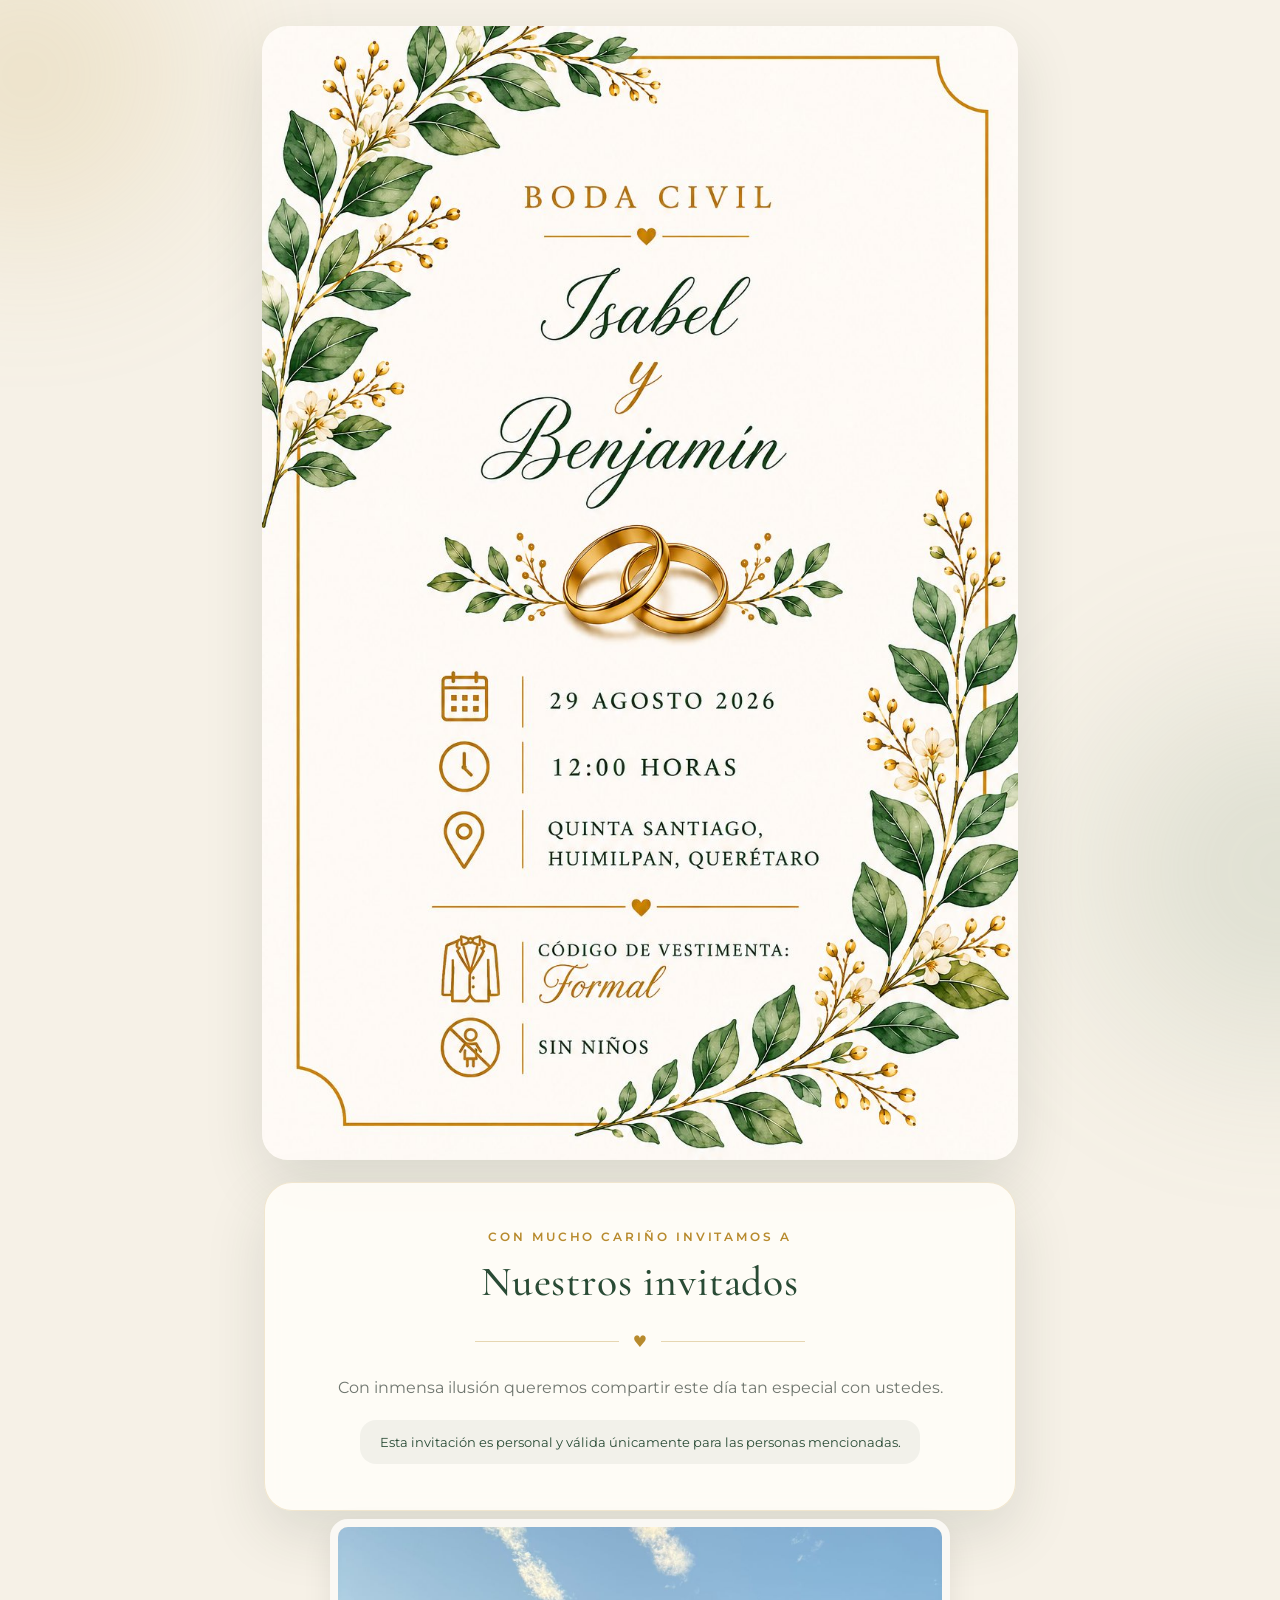
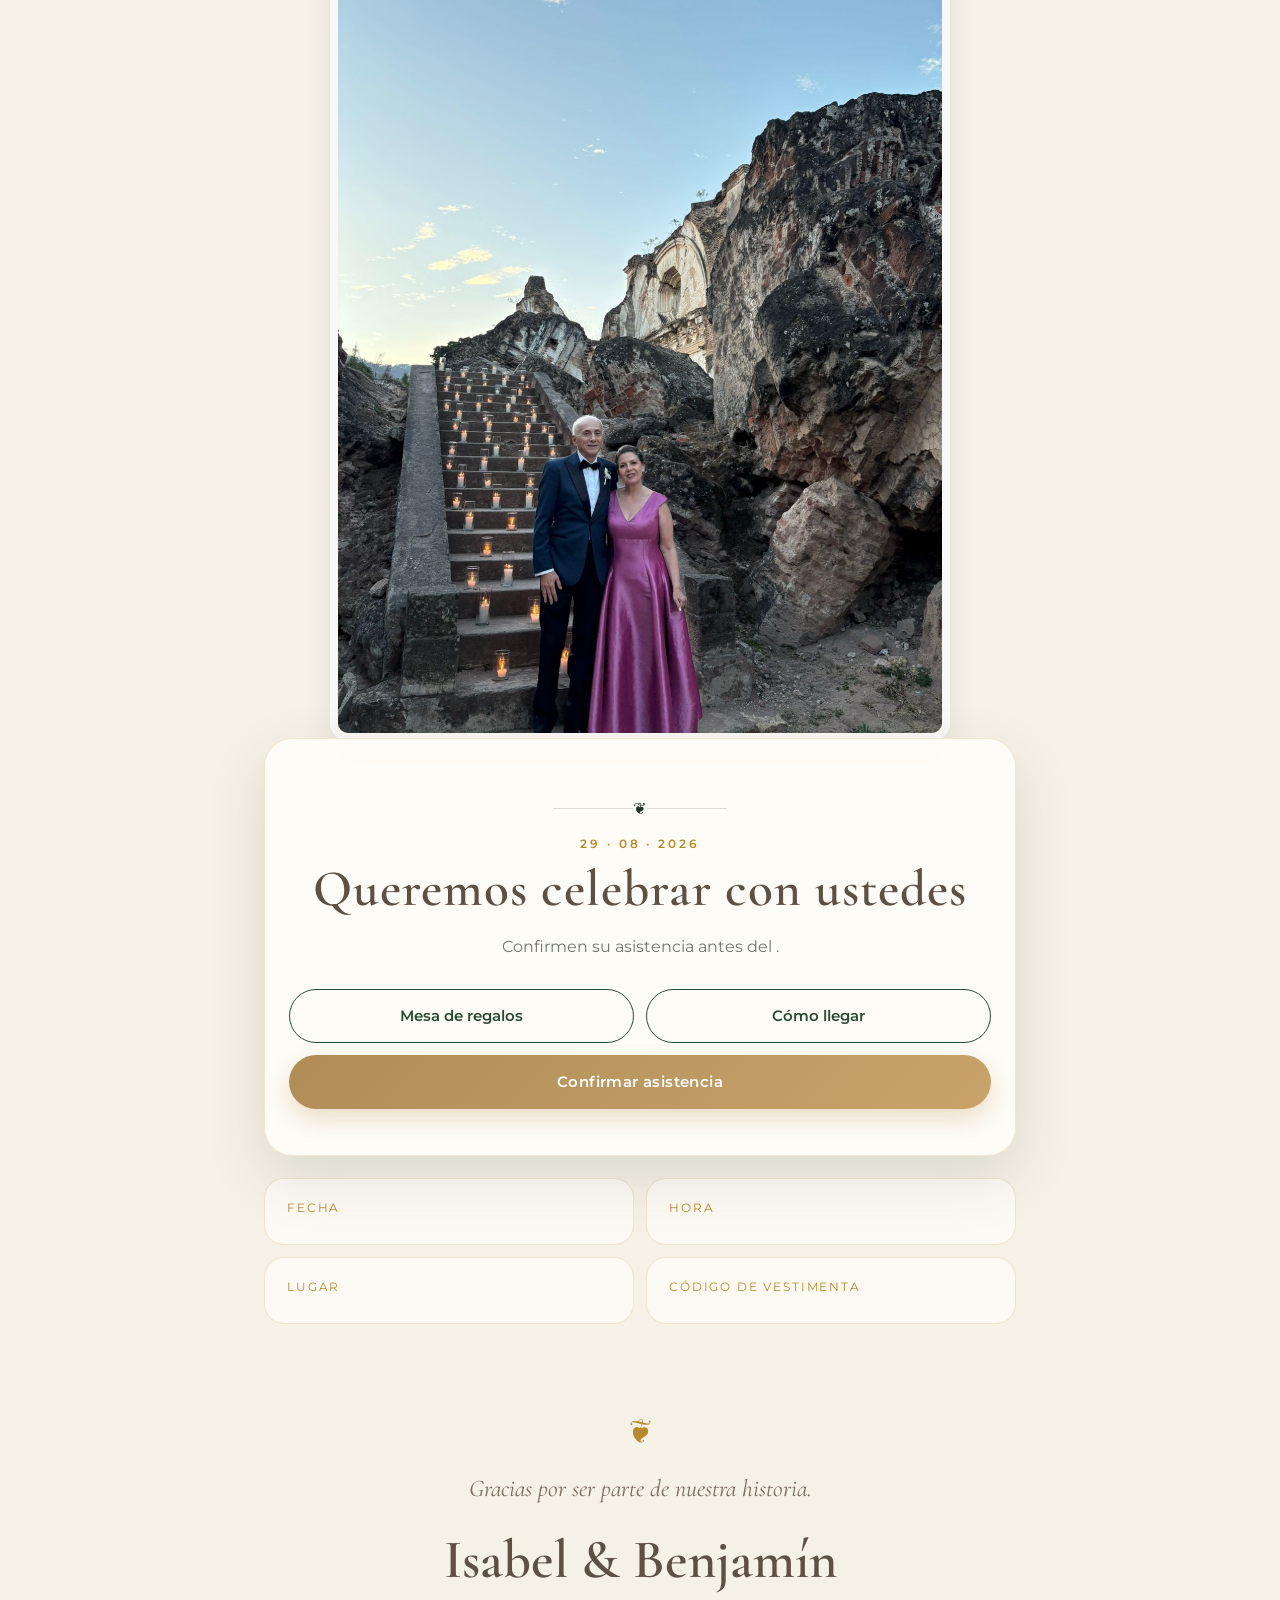
<file: index.html>
<!doctype html>
<html lang="es">
<head>
  <meta charset="utf-8">
  <meta name="viewport" content="width=device-width,initial-scale=1,viewport-fit=cover">
  <meta name="theme-color" content="#f6f1e7">
  <meta name="description" content="Invitación de boda civil de Isabel y Benjamín">
  <meta property="og:title" content="Isabel & Benjamín · Boda civil">
  <meta property="og:description" content="29 de agosto de 2026 · 12:00 horas">
  <title>Isabel & Benjamín · Boda civil</title>
  <link rel="preconnect" href="https://fonts.googleapis.com">
  <link rel="preconnect" href="https://fonts.gstatic.com" crossorigin>
  <link href="https://fonts.googleapis.com/css2?family=Cormorant+Garamond:wght@400;500;600&family=Montserrat:wght@400;500;600&display=swap" rel="stylesheet">
  <link rel="stylesheet" href="styles.css">
</head>
<body>
  <div class="ambient ambient-one"></div>
  <div class="ambient ambient-two"></div>

  <main class="site-shell">
    <section class="cover reveal">
      <img src="assets/invitacion.jpeg" alt="Invitación de boda civil de Isabel y Benjamín">
    </section>

    <section class="guest-card reveal" id="guest-card">

    <p class="kicker">
        CON MUCHO CARIÑO INVITAMOS A
    </p>

    <h1 id="guestNames">
        Nuestros invitados
    </h1>

    <div class="divider">
        <span>♥️</span>
    </div>

    <p class="warm-copy">
        Con inmensa ilusión queremos compartir este día tan especial con ustedes.
    </p>

    <p class="guest-policy">
        Esta invitación es personal y válida únicamente para las personas mencionadas.
    </p>

</section>

<section class="couple-photo reveal">
    <img src="assets/foto-papas.jpeg" alt="Isabel y Benjamín" class="couple-image">
</section>

    <section class="main-card reveal">
    <div class="section-divider reveal">
    <span>❦</span>
</div>
      <p class="kicker" id="eventDateShort">29 · 08 · 2026</p>
      <h2>Queremos celebrar con ustedes</h2>
      <p class="lead">Confirmen su asistencia antes del <strong id="deadline"></strong>.</p>
     <div class="actions">
    <button class="btn" id="giftButton" type="button">Mesa de regalos</button>

    <a class="btn" id="mapsButton" href="#" target="_blank" rel="noopener">
        Cómo llegar
    </a>

    <button
        class="btn btn-primary"
        id="rsvpButton"
        type="button"
        style="grid-column:1/-1;">
        Confirmar asistencia
    </button>
</div>
    </section>

    <section class="details-grid reveal" aria-label="Detalles del evento">
      <article><span>Fecha</span><strong id="eventDateLong"></strong></article>
      <article><span>Hora</span><strong id="eventTime"></strong></article>
      <article><span>Lugar</span><strong id="venue"></strong></article>
      <article><span>Código de vestimenta</span><strong id="dressCode"></strong></article>
    </section>

    <section class="closing reveal">
      <span class="flourish">❦</span>
      <p>Gracias por ser parte de nuestra historia.</p>
      <h2>Isabel & Benjamín</h2>
    </section>
  </main>

  <dialog id="rsvpDialog">
    <div class="modal-card">
      <button class="modal-close" data-close="rsvpDialog" aria-label="Cerrar">×</button>
      <p class="kicker">RSVP</p>
      <h2>Confirmar asistencia</h2>
      <p class="modal-copy">Marca quiénes de las personas invitadas podrán acompañarnos. No es posible agregar acompañantes.</p>
      <form id="rsvpForm">
        <fieldset id="guestChecklist">
          <legend>Personas invitadas</legend>
        </fieldset>
        <label>Restricciones alimenticias <small>(opcional)</small>
          <input id="diet" type="text" placeholder="Ej. vegetariana o alergia a nueces">
        </label>
        <label>Mensaje para los novios <small>(opcional)</small>
          <textarea id="message" rows="3" placeholder="Escribe un mensaje bonito..."></textarea>
        </label>
        <p class="notice">Al continuar se abrirá WhatsApp con el mensaje listo. Solo falta presionar “Enviar”.</p>
        <button class="btn btn-primary" type="submit">Continuar en WhatsApp</button>
      </form>
    </div>
  </dialog>

  <dialog id="giftDialog">
    <div class="modal-card gift-modal">
      <button class="modal-close" data-close="giftDialog" aria-label="Cerrar">×</button>
      <p class="kicker">Mesa de regalos</p>
      <h2>Su presencia es nuestro mejor regalo</h2>
      <p class="modal-copy" id="giftIntro">Los datos bancarios se agregarán próximamente.</p>
      <img src="assets/regalo.jpeg" alt="Tarjeta de mesa de regalos">
      <div id="bankDetails" hidden>
        <dl>
          <div><dt>Banco</dt><dd id="bankName"></dd></div>
          <div><dt>CLABE</dt><dd id="clabeValue"></dd></div>
          <div><dt>A nombre de</dt><dd id="holderName"></dd></div>
        </dl>
        <button class="btn btn-soft" id="copyClabe" type="button">Copiar CLABE</button>
        <p class="notice" id="copyStatus" aria-live="polite"></p>
      </div>
    </div>
  </dialog>
<dialog id="thanksDialog">
    <div class="modal-card">

        <h2>🤍 ¡Muchas gracias!</h2>

        <p class="modal-copy">
            Hemos recibido correctamente su confirmación de asistencia.
        </p>

        <p>
            Con mucho cariño compartimos con ustedes nuestra invitación de boda civil y nos llena de alegría saber que nos acompañarán en este día tan especial.
        </p>

        <p>
            <strong>¡Los esperamos con muchísima ilusión!</strong>
        </p>

        <p style="margin-top:25px;">
            Con cariño,<br>
            <strong>Isabel & Benjamín</strong>
        </p>

        <button class="btn btn-primary"
        id="openWhatsapp">
    Abrir WhatsApp
</button>

    </div>
</dialog>
  <script src="config.js"></script>
  <script src="script.js"></script>
</body>
</html>
</file>
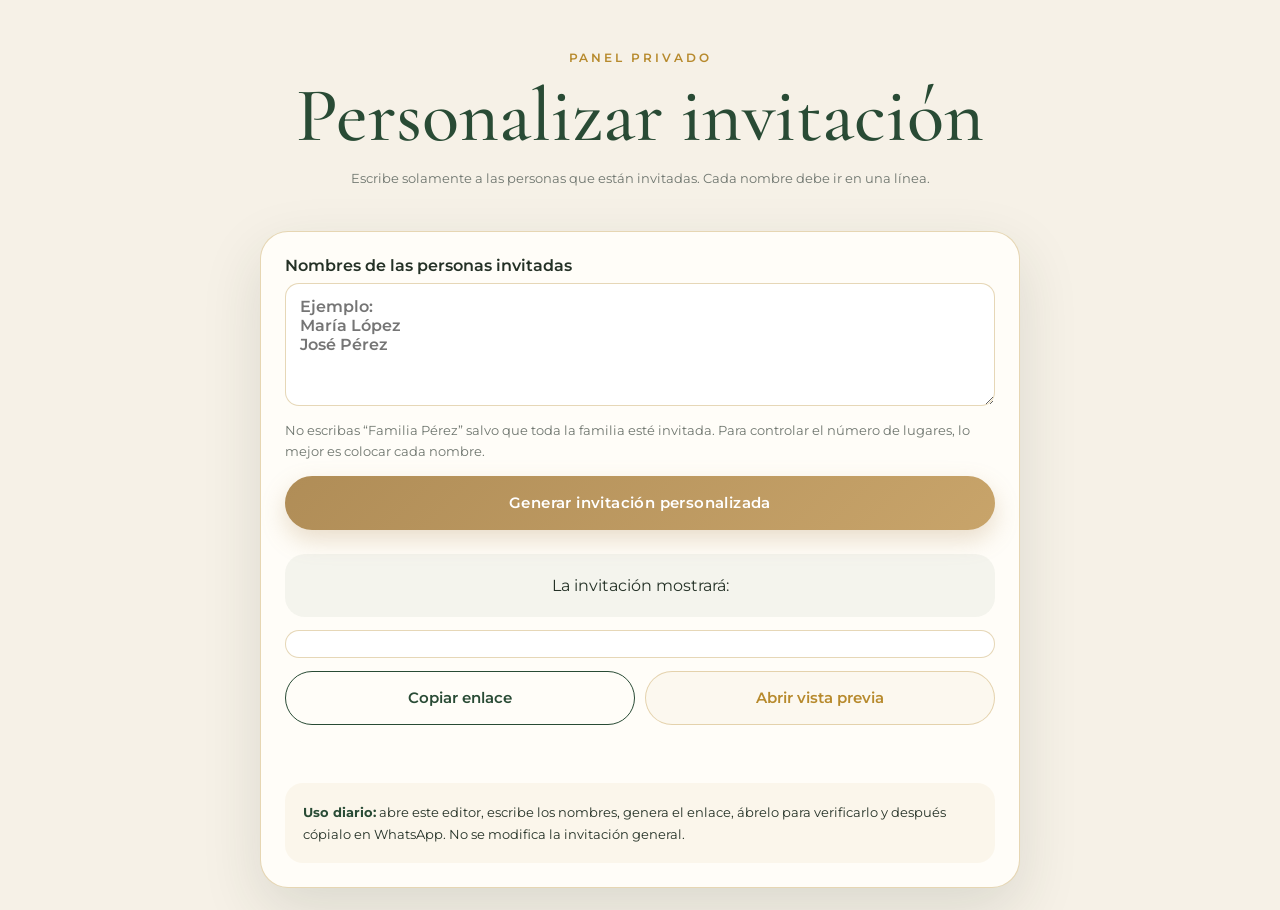
<file: editor.html>
<!doctype html>
<html lang="es">
<head>
  <meta charset="utf-8"><meta name="viewport" content="width=device-width,initial-scale=1">
  <meta name="theme-color" content="#f6f1e7"><title>Editor de invitaciones · Isabel & Benjamín</title>
  <link rel="preconnect" href="https://fonts.googleapis.com"><link rel="preconnect" href="https://fonts.gstatic.com" crossorigin>
  <link href="https://fonts.googleapis.com/css2?family=Cormorant+Garamond:wght@500;600&family=Montserrat:wght@400;500;600&display=swap" rel="stylesheet">
  <link rel="stylesheet" href="styles.css">
  <style>
    body{padding:22px}.editor-shell{width:min(100%,760px);margin:auto}.editor-header{text-align:center;padding:28px 12px}.editor-header h1{margin:0;color:var(--green);font-size:clamp(2.7rem,10vw,4.8rem)}.editor-card{background:var(--paper);border:1px solid var(--line);border-radius:28px;padding:24px;box-shadow:var(--shadow)}.editor-card label{display:grid;gap:8px;font-weight:600}.help{font-size:.84rem;color:var(--muted);line-height:1.6}.result{display:grid;gap:13px;margin-top:24px}.preview-box{padding:22px;border-radius:20px;background:rgba(41,75,53,.05);text-align:center}.preview-box strong{display:block;font:600 2rem "Cormorant Garamond",serif;color:var(--green)}.link-box{padding:13px;border:1px solid var(--line);border-radius:14px;background:#fff;word-break:break-all;font-size:.82rem}.editor-actions{display:grid;gap:10px}.steps{margin-top:20px;padding:18px;border-radius:18px;background:rgba(183,138,45,.06);font-size:.84rem;line-height:1.65}.steps strong{color:var(--green)}@media(min-width:650px){.editor-actions{grid-template-columns:1fr 1fr}}
  </style>
</head>
<body>
  <main class="editor-shell">
    <header class="editor-header"><p class="kicker">Panel privado</p><h1>Personalizar invitación</h1><p class="help">Escribe solamente a las personas que están invitadas. Cada nombre debe ir en una línea.</p></header>
    <section class="editor-card">
      <label for="names">Nombres de las personas invitadas
        <textarea id="names" rows="5" placeholder="Ejemplo:&#10;María López&#10;José Pérez"></textarea>
      </label>
      <p class="help">No escribas “Familia Pérez” salvo que toda la familia esté invitada. Para controlar el número de lugares, lo mejor es colocar cada nombre.</p>
      <button class="btn btn-primary" id="generate" type="button">Generar invitación personalizada</button>
      <div class="result" id="result" hidden>
        <div class="preview-box"><span>La invitación mostrará:</span><strong id="previewName"></strong></div>
        <div class="link-box" id="generatedLink"></div>
        <div class="editor-actions">
          <button class="btn" id="copyLink" type="button">Copiar enlace</button>
          <a class="btn btn-soft" id="previewLink" href="#" target="_blank" rel="noopener">Abrir vista previa</a>
        </div>
        <p class="notice" id="status" aria-live="polite"></p>
      </div>
      <div class="steps"><strong>Uso diario:</strong> abre este editor, escribe los nombres, genera el enlace, ábrelo para verificarlo y después cópialo en WhatsApp. No se modifica la invitación general.</div>
    </section>
  </main>
<script>
const input=document.getElementById('names'),result=document.getElementById('result'),box=document.getElementById('generatedLink'),preview=document.getElementById('previewLink');let current='';
function joinNames(n){if(n.length===1)return n[0];if(n.length===2)return `${n[0]} y ${n[1]}`;return `${n.slice(0,-1).join(', ')} y ${n.at(-1)}`}
document.getElementById('generate').addEventListener('click',()=>{const names=input.value.split('\n').map(v=>v.trim()).filter(Boolean);if(!names.length){alert('Escribe al menos un nombre.');return}if(names.length>12){alert('Máximo 12 nombres por invitación.');return}const url=new URL('index.html',location.href);url.searchParams.set('invitados',names.join('|'));current=url.href;document.getElementById('previewName').textContent=joinNames(names);box.textContent=current;preview.href=current;result.hidden=false;document.getElementById('status').textContent='';});
document.getElementById('copyLink').addEventListener('click',async()=>{try{await navigator.clipboard.writeText(current);document.getElementById('status').textContent='Enlace copiado. Ya puedes pegarlo en WhatsApp.'}catch{document.getElementById('status').textContent='Mantén presionado el enlace y cópialo manualmente.'}});
</script>
</body>
</html>
</file>
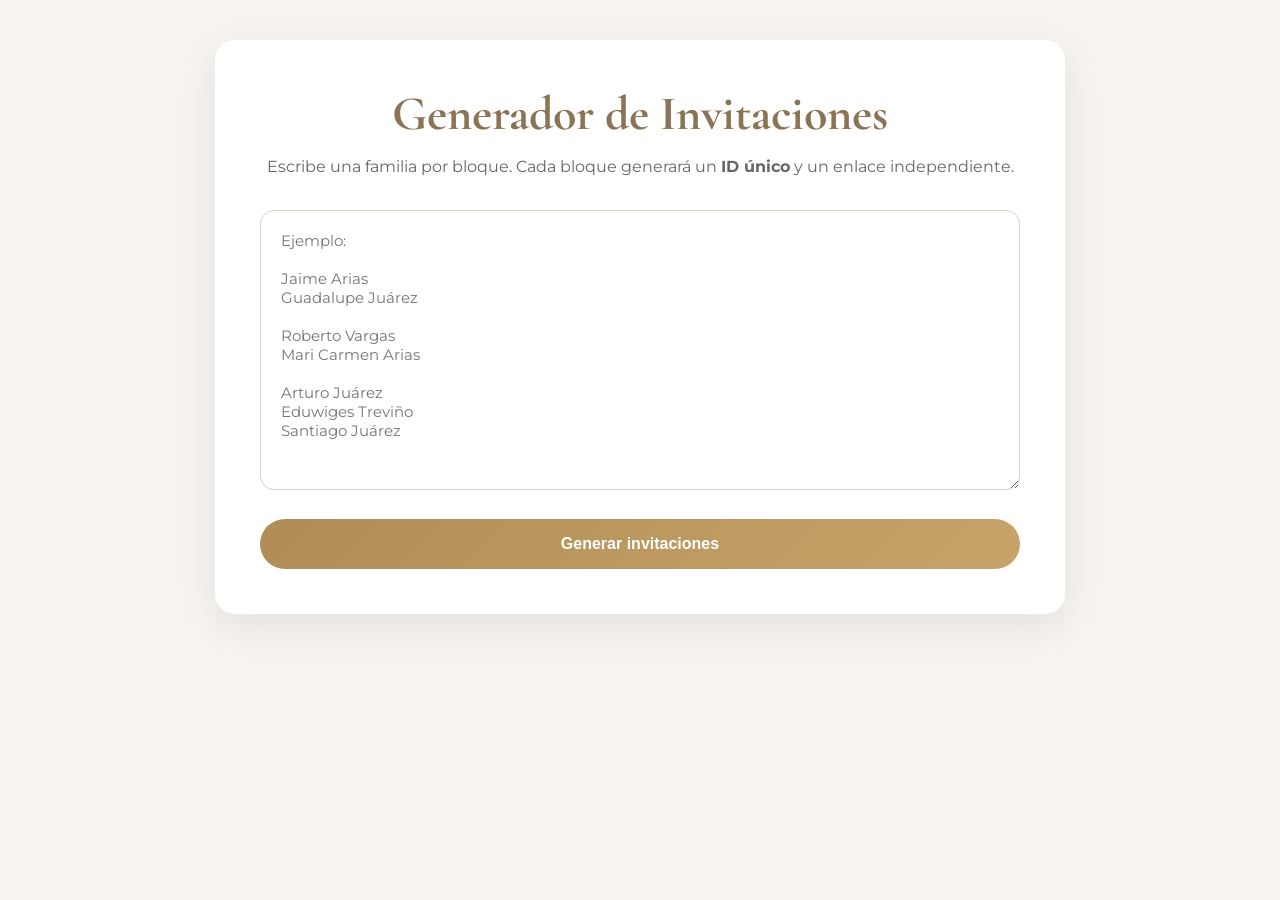
<file: generador.html>
<!DOCTYPE html>
<html lang="es">

<head>

    <meta charset="UTF-8">
    <meta name="viewport" content="width=device-width, initial-scale=1.0">

    <title>Generador de Invitaciones</title>

    <link rel="preconnect" href="https://fonts.googleapis.com">
    <link rel="preconnect" href="https://fonts.gstatic.com" crossorigin>

    <link href="https://fonts.googleapis.com/css2?family=Cormorant+Garamond:wght@500;600&family=Montserrat:wght@300;400;500;600&display=swap" rel="stylesheet">

    <link rel="stylesheet" href="generador.css">

</head>

<body>

    <div class="contenedor">

        <h1>Generador de Invitaciones</h1>

        <p class="subtitulo">
            Escribe una familia por bloque.
            Cada bloque generará un <strong>ID único</strong> y un enlace independiente.
        </p>

        <textarea
            id="nombres"
            placeholder="Ejemplo:

Jaime Arias
Guadalupe Juárez

Roberto Vargas
Mari Carmen Arias

Arturo Juárez
Eduwiges Treviño
Santiago Juárez"></textarea>

        <button id="generar">
            Generar invitaciones
        </button>

        <div id="resultado"></div>

    </div>

    <script src="generador.js"></script>

</body>

</html>
</file>
<file: styles.css>
:root{
  --cream:#f6f1e7;--paper:#fffdf8;--green:#294b35;--green2:#3f6249;
  --gold:#b78a2d;--ink:#243126;--muted:#6f766f;--line:rgba(183,138,45,.34);
  --shadow:0 22px 60px rgba(35,55,40,.13)
}
*{box-sizing:border-box}html{scroll-behavior:smooth}body{margin:0;min-height:100vh;background:var(--cream);color:var(--ink);font-family:"Montserrat",system-ui,sans-serif;overflow-x:hidden}.ambient{position:fixed;border-radius:999px;filter:blur(90px);opacity:.24;pointer-events:none;z-index:-1}.ambient-one{width:310px;height:310px;background:#cfb266;top:-80px;left:-130px}.ambient-two{width:360px;height:360px;background:#96aa90;bottom:-150px;right:-180px}.site-shell{width:min(100%,780px);margin:auto}.cover{position:relative;padding:14px 12px 0}.cover img{display:block;width:100%;border-radius:26px;box-shadow:var(--shadow)}.scroll-cue{position:absolute;bottom:14px;left:50%;transform:translateX(-50%);width:42px;height:42px;border-radius:50%;display:grid;place-items:center;background:rgba(255,253,248,.92);color:var(--green);text-decoration:none;font-size:1.5rem;box-shadow:0 8px 24px rgba(0,0,0,.13);animation:float 2s ease-in-out infinite}.guest-card,.main-card{margin:22px 14px 0;padding:46px 24px;text-align:center;background:rgba(255,253,248,.9);border:1px solid rgba(183,138,45,.2);border-radius:28px;box-shadow:var(--shadow);backdrop-filter:blur(8px)}.kicker{margin:0 0 13px;color:var(--gold);font-size:.76rem;letter-spacing:.24em;text-transform:uppercase;font-weight:600}h1,h2{font-family:"Cormorant Garamond",serif;font-weight:500}h1{margin:0;color:var(--green);font-size:clamp(2.5rem,10vw,4.8rem);line-height:1}.main-card h2,.modal-card h2{margin:0;font-size:clamp(2.3rem,8vw,4rem);line-height:1}.warm-copy,.lead,.modal-copy{color:var(--muted);line-height:1.75}.guest-policy{max-width:560px;margin:18px auto 0;padding:12px 16px;border-radius:16px;background:rgba(41,75,53,.06);font-size:.82rem;line-height:1.55;color:var(--green)}.divider{display:flex;align-items:center;gap:14px;max-width:330px;margin:23px auto;color:var(--gold)}.divider:before,.divider:after{content:"";height:1px;flex:1;background:var(--line)}.actions{display:grid;gap:12px;margin-top:28px}.btn{min-height:54px;width:100%;display:inline-flex;align-items:center;justify-content:center;border:1px solid var(--green);border-radius:999px;padding:14px 20px;background:transparent;color:var(--green);font:600 .93rem "Montserrat",sans-serif;text-decoration:none;cursor:pointer;transition:.22s ease}.btn:hover{transform:translateY(-2px);box-shadow:0 12px 25px rgba(41,75,53,.13)}.btn-primary{background:var(--green);color:#fff}.btn-primary:hover{background:var(--green2)}.btn-soft{border-color:var(--line);color:var(--gold);background:rgba(183,138,45,.04)}.details-grid{margin:22px 14px 0;display:grid;gap:12px}.details-grid article{padding:22px;background:rgba(255,253,248,.78);border:1px solid rgba(183,138,45,.2);border-radius:20px}.details-grid span{display:block;color:var(--gold);font-size:.72rem;letter-spacing:.16em;text-transform:uppercase;margin-bottom:7px}.details-grid strong{font-family:"Cormorant Garamond",serif;font-size:1.45rem}.closing{text-align:center;padding:52px 20px 70px}.closing .flourish{color:var(--gold);font-size:2rem}.closing p{color:var(--muted)}.closing h2{font-size:3rem;color:var(--green);margin:7px 0 0}dialog{border:0;padding:0;background:transparent;width:min(92vw,620px);max-height:92vh}dialog::backdrop{background:rgba(21,31,24,.7);backdrop-filter:blur(5px)}.modal-card{position:relative;background:var(--paper);border-radius:26px;padding:34px 24px;max-height:92vh;overflow:auto;text-align:center;box-shadow:0 35px 90px rgba(0,0,0,.3)}.modal-close{position:absolute;right:14px;top:9px;border:0;background:none;color:var(--green);font-size:2rem;cursor:pointer}.modal-card form{display:grid;gap:16px;text-align:left}.modal-card label{display:grid;gap:8px;font-weight:600;font-size:.9rem}.modal-card small{font-weight:400;color:var(--muted)}input,textarea{width:100%;border:1px solid var(--line);border-radius:14px;padding:13px 14px;background:#fff;color:var(--ink);font:inherit}textarea{resize:vertical}fieldset{border:1px solid var(--line);border-radius:18px;padding:14px;display:grid;gap:9px}legend{padding:0 7px;font-weight:600}.check-row{display:flex!important;align-items:center;gap:10px!important;padding:11px 12px;border-radius:12px;background:rgba(41,75,53,.05);font-weight:500!important}.check-row input{width:auto;accent-color:var(--green)}.none-row{background:rgba(183,138,45,.08)}.notice{font-size:.78rem;line-height:1.55;color:var(--muted);text-align:center}.gift-modal img{width:100%;display:block;border-radius:18px;margin:18px 0}.gift-modal dl{display:grid;gap:8px;text-align:left}.gift-modal dl div{display:grid;grid-template-columns:100px 1fr;padding:12px 0;border-bottom:1px solid rgba(183,138,45,.16)}dt{color:var(--gold);font-size:.78rem;text-transform:uppercase;letter-spacing:.09em}dd{margin:0;font-weight:600;word-break:break-word}.reveal{opacity:0;transform:translateY(22px);transition:opacity .7s ease,transform .7s ease}.reveal.visible{opacity:1;transform:none}@keyframes float{50%{transform:translateX(-50%) translateY(6px)}}@media(min-width:700px){.actions{grid-template-columns:1fr 1fr}.details-grid{grid-template-columns:1fr 1fr}.cover{padding-top:26px}}@media(prefers-reduced-motion:reduce){*{scroll-behavior:auto}.reveal{opacity:1;transform:none;transition:none}.scroll-cue{animation:none}.btn{transition:none}}
.photo-section{
    text-align:center;
    margin:35px 0;
}

.photo-section img{
    width:100%;
    max-width:520px;
    border-radius:20px;
    box-shadow:0 15px 35px rgba(0,0,0,.15);
    border:8px solid #fff;
}
.couple-photo{
    display: flex;
    justify-content: center;
    margin: 8px 0 16px;
}

.couple-image{
    width: calc(100% - 48px);
    max-width: 620px;
    height: auto;
    border-radius: 18px;
    display: block;
    box-shadow: 0 12px 30px rgba(0,0,0,.08);
border: 8px solid #faf8f4;
}
#guestNames{
    font-size: clamp(1.8rem, 4vw, 2.6rem);
    line-height: 1.25;
    letter-spacing: .02em;
    font-weight: 500;
}
.couple-photo{
    opacity: 0;
    transform: translateY(40px) scale(.96);
    transition:
        opacity .9s ease,
        transform 1.2s cubic-bezier(.22,1,.36,1);
    margin-bottom: -25px;
}

.couple-photo.visible{
    opacity: 1;
    transform: translateY(0) scale(1);
}
.section-divider{
    display: flex;
    align-items: center;
    justify-content: center;
    margin: 14px 0 18px;
}

.section-divider::before,
.section-divider::after{
    content: "";
    height: 1px;
    width: 80px;
    background: rgba(120, 120, 120, .25);
}
.btn-primary{
    background: linear-gradient(135deg,#b08d57,#c8a46a);
    color:#fff;
    border:none;
    border-radius:999px;
    padding:16px 34px;
    font-weight:600;
    letter-spacing:.4px;
    box-shadow:0 10px 24px rgba(176,141,87,.28);
    transition:all .25s ease;
}

.btn-primary:hover{
    transform:translateY(-2px);
    box-shadow:0 14px 28px rgba(176,141,87,.35);
}

.btn-primary:active{
    transform:translateY(1px) scale(.98);
    box-shadow:0 6px 14px rgba(176,141,87,.25);
}
.main-card h2,
.closing h2,
.closing p{
    font-family: "Cormorant Garamond", serif;
}

.main-card h2{
    font-size: clamp(2.3rem, 5vw, 3rem);
    font-weight: 600;
    letter-spacing: .02em;
    color: #5d5146;
    margin-bottom: 18px;
}

.closing p{
    font-size: 1.5rem;
    font-style: italic;
    color: #7a6a5d;
}

.closing h2{
    font-size: clamp(2.5rem, 6vw, 3.4rem);
    font-weight: 600;
    color: #5d5146;
}
.main-card h2{
    font-family: "Cormorant Garamond", serif !important;
    font-size: clamp(2.4rem, 5vw, 3.2rem) !important;
    font-weight: 600 !important;
    letter-spacing: .02em;
    color: #5d5146;
}
/* ---------- Tarjeta de agradecimiento ---------- */

.thank-you-card{
    text-align:center;
    padding:50px 30px;
    animation:fadeIn .8s ease;
}

.thank-heart{
    font-size:42px;
    margin-bottom:20px;
}

.thank-you-card h2{
    font-family:"Cormorant Garamond",serif;
    color:#31563d;
    font-size:44px;
    margin-bottom:20px;
}

.thank-subtitle{
    font-size:22px;
    color:#b68b2e;
    margin-bottom:28px;
    font-weight:600;
}

.thank-you-card p{
    max-width:620px;
    margin:18px auto;
    line-height:1.8;
    font-size:20px;
}

.closing{
    font-family:"Cormorant Garamond",serif;
    font-size:30px;
    color:#31563d;
    margin-top:35px;
}

.signature{
    margin-top:35px;
    font-size:22px;
    color:#31563d;
}

@keyframes fadeIn{
    from{
        opacity:0;
        transform:translateY(20px);
    }

    to{
        opacity:1;
        transform:translateY(0);
    }
}
</file>
<file: generador.css>
/* ==========================
   ESTILOS GENERALES
========================== */

*{
    margin:0;
    padding:0;
    box-sizing:border-box;
}

body{
    font-family:'Montserrat',sans-serif;
    background:#f7f4ef;
    color:#444;
    padding:40px 20px;
}

.contenedor{
    max-width:850px;
    margin:auto;
    background:#fff;
    padding:45px;
    border-radius:20px;
    box-shadow:0 12px 40px rgba(0,0,0,.08);
}

/* ==========================
   TÍTULOS
========================== */

h1{
    font-family:'Cormorant Garamond',serif;
    font-size:3rem;
    text-align:center;
    color:#8b7355;
    margin-bottom:10px;
}

.subtitulo{
    text-align:center;
    color:#666;
    line-height:1.7;
    margin-bottom:30px;
}

/* ==========================
   TEXTAREA
========================== */

textarea{

    width:100%;
    min-height:280px;

    padding:20px;

    border:1px solid #d9d2c5;
    border-radius:14px;

    font-family:inherit;
    font-size:15px;

    resize:vertical;

    outline:none;

    margin-bottom:25px;

}

textarea:focus{

    border-color:#b08d57;

}

/* ==========================
   BOTONES
========================== */

button{

    display:block;

    width:100%;

    padding:16px;

    border:none;
    border-radius:999px;

    background:linear-gradient(
        135deg,
        #b08d57,
        #c8a46a
    );

    color:white;

    font-size:16px;
    font-weight:600;

    cursor:pointer;

    transition:.25s;

}

button:hover{

    transform:translateY(-2px);

    box-shadow:0 8px 18px rgba(176,141,87,.25);

}

/* ==========================
   TARJETAS
========================== */

.familia{

    margin-top:25px;

    padding:25px;

    border-radius:16px;

    background:#fcfbf8;

    border:1px solid #ece6dc;

    transition:
        transform .2s,
        box-shadow .2s;

}

.familia:hover{

    transform:translateY(-3px);

    box-shadow:0 10px 24px rgba(0,0,0,.08);

}

.familia pre{

    font-family:'Cormorant Garamond',serif;

    font-size:1.6rem;

    white-space:pre-wrap;

    color:#6e5a43;

    margin-bottom:18px;

}

/* ==========================
   ENLACE
========================== */

.enlace{

    background:#f4f1eb;

    border:1px solid #ddd4c7;

    border-radius:12px;

    padding:14px 16px;

    margin-bottom:18px;

    font-family:monospace;

    font-size:.9rem;

    color:#555;

    word-break:break-all;

}

/* ==========================
   SEPARADOR
========================== */

.linea{

    width:100%;
    height:1px;

    background:#e6dfd5;

    margin:18px 0;

}

/* ==========================
   BOTÓN COPIAR
========================== */

.copiar{

    width:auto;

    padding:12px 24px;

    margin-left:auto;

    font-size:14px;

}
</file>
